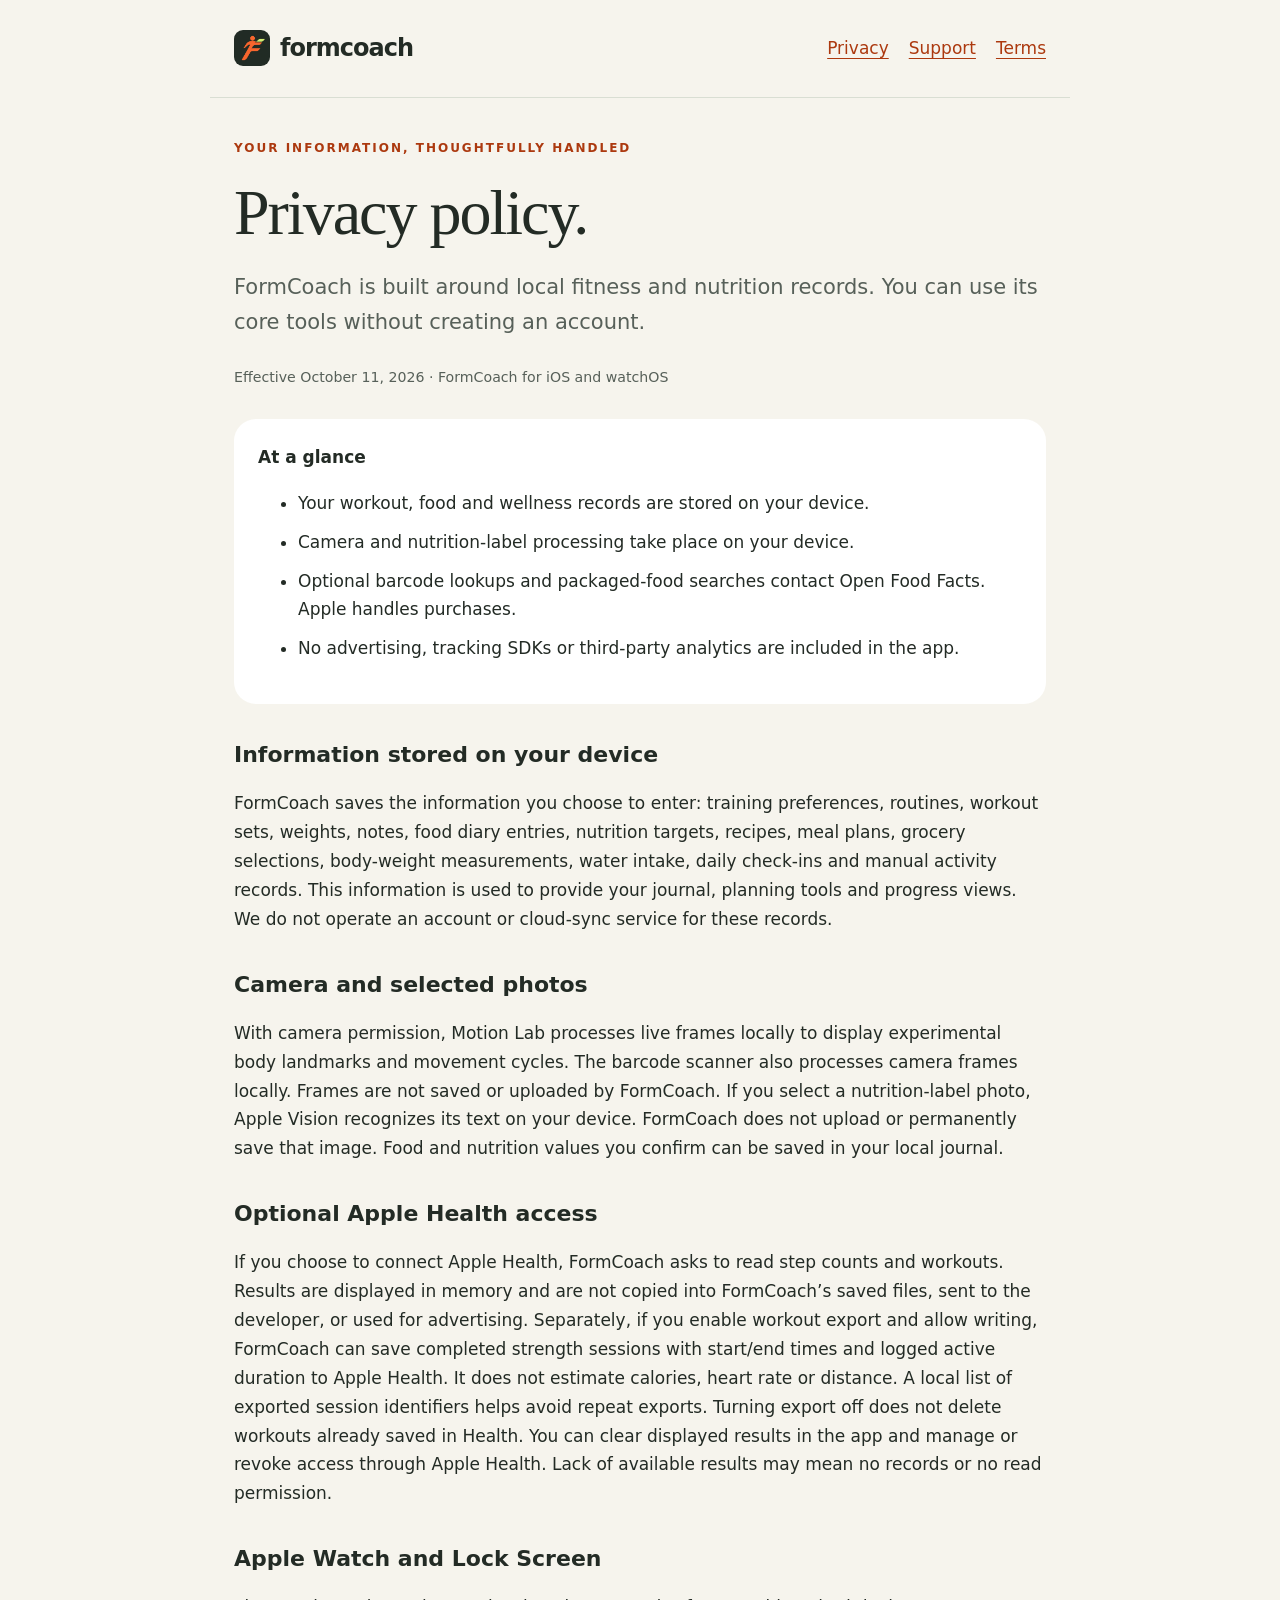
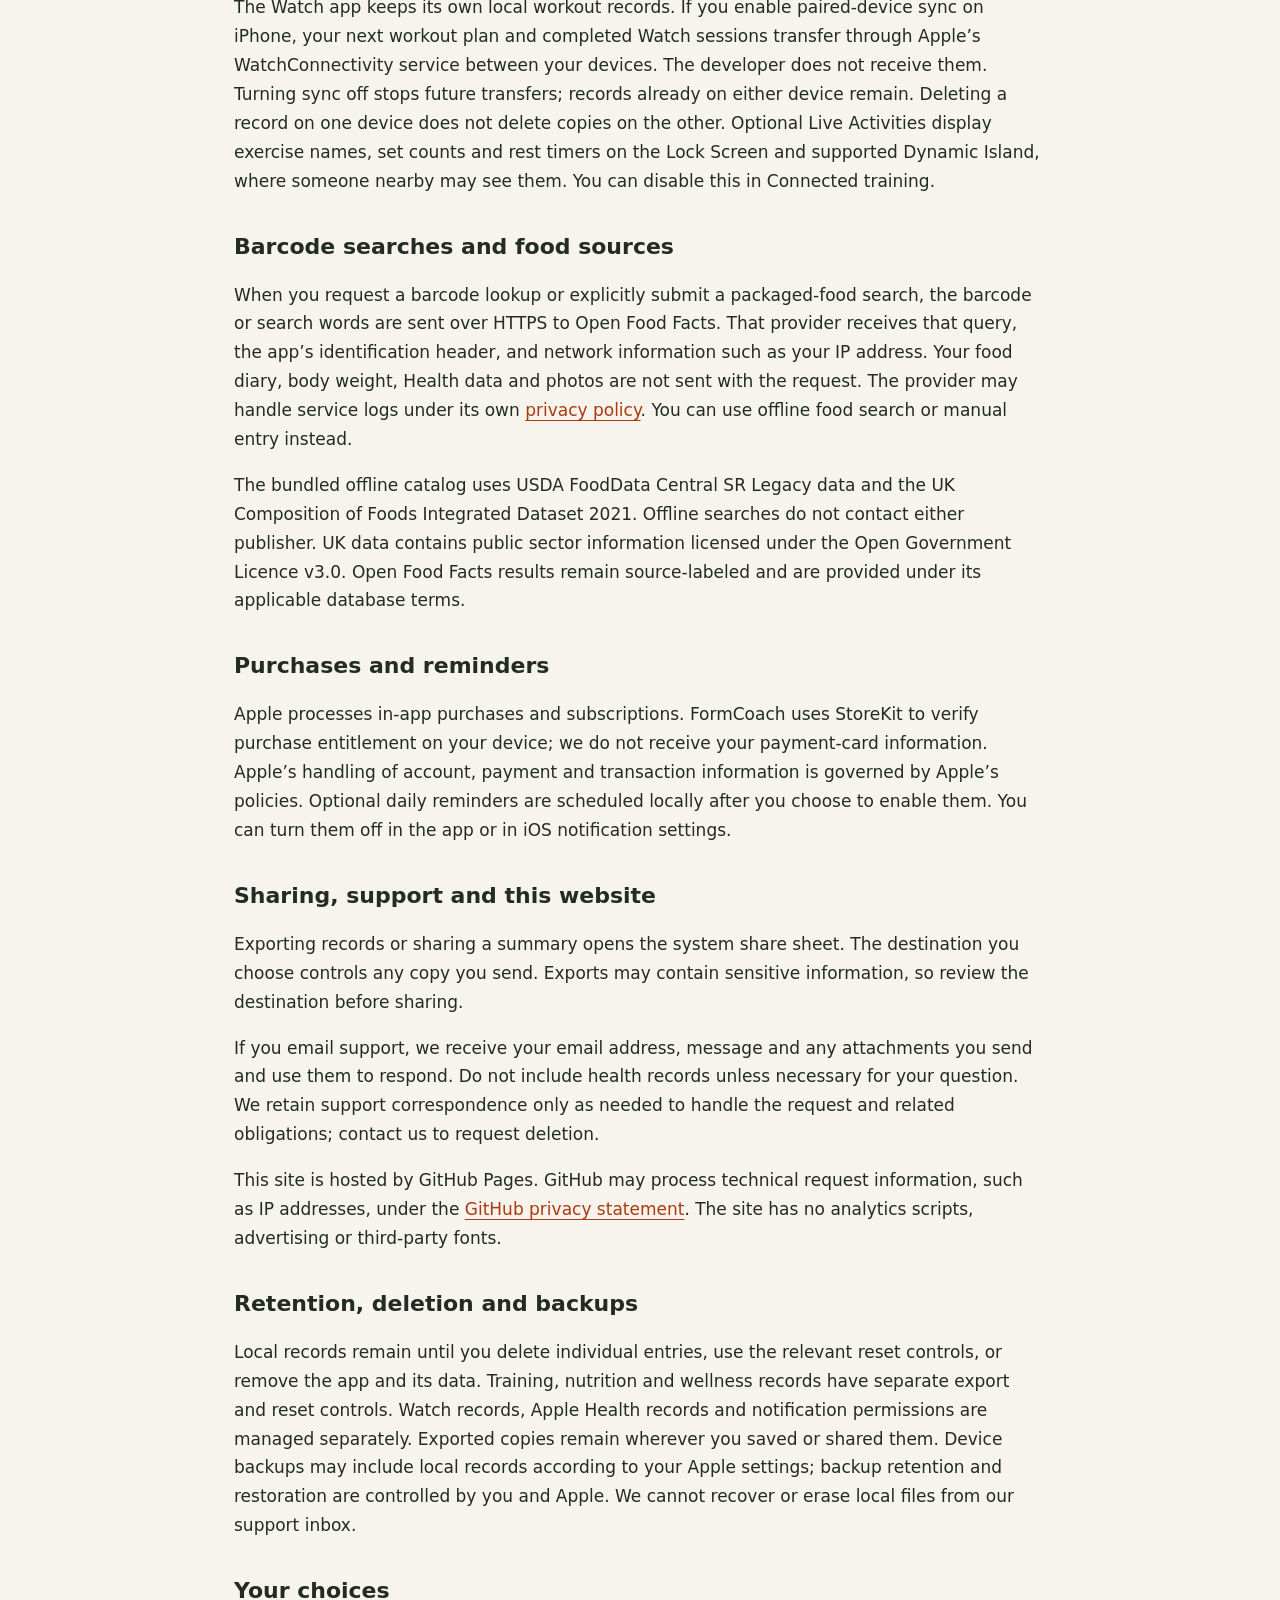
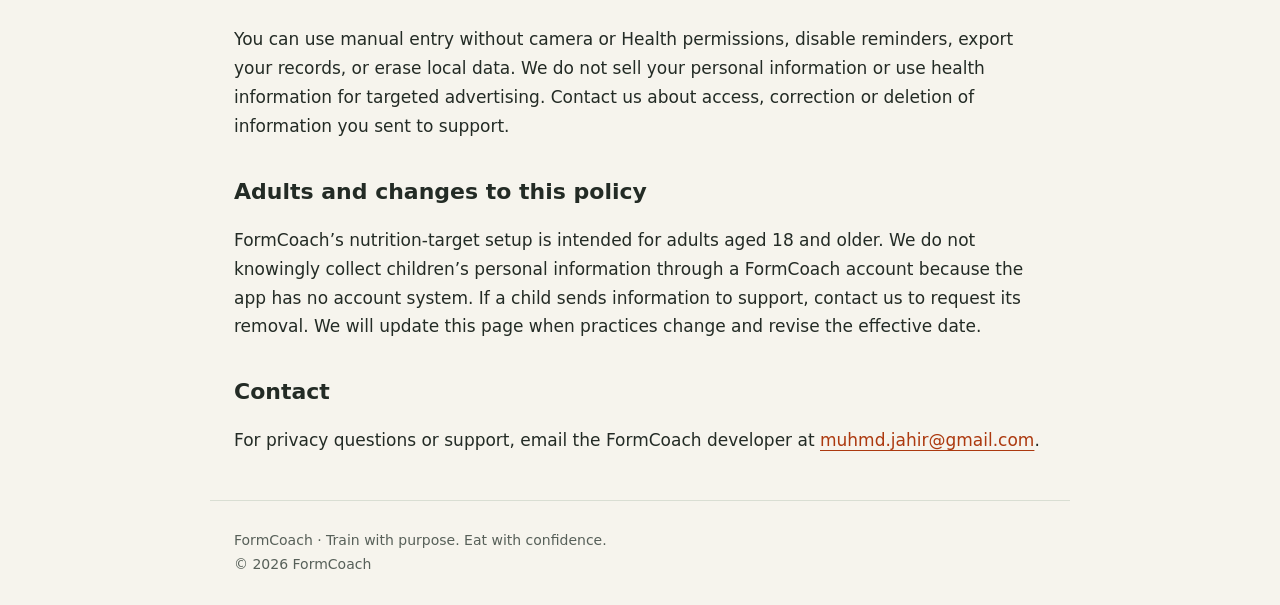
<file: index.html>
<!doctype html><html lang="en"><head><meta charset="utf-8"><meta name="viewport" content="width=device-width,initial-scale=1"><meta name="description" content="FormCoach privacy policy and developer contact."><title>Privacy policy · FormCoach</title><link rel="stylesheet" href="./style.css"><link rel="icon" href="./logo.png"></head><body><header><a class="brand" href="./"><img src="./logo.png" width="36" height="36" alt="">formcoach</a><nav aria-label="Main"><a href="./">Privacy</a><a href="./support/">Support</a><a href="./terms/">Terms</a></nav></header><main><p class="eyebrow">Your information, thoughtfully handled</p><h1>Privacy policy.</h1><p class="intro">FormCoach is built around local fitness and nutrition records. You can use its core tools without creating an account.</p><p><small>Effective October 11, 2026 · FormCoach for iOS and watchOS</small></p>
<div class="card"><strong>At a glance</strong><ul><li>Your workout, food and wellness records are stored on your device.</li><li>Camera and nutrition-label processing take place on your device.</li><li>Optional barcode lookups and packaged-food searches contact Open Food Facts. Apple handles purchases.</li><li>No advertising, tracking SDKs or third-party analytics are included in the app.</li></ul></div>
<h2>Information stored on your device</h2><p>FormCoach saves the information you choose to enter: training preferences, routines, workout sets, weights, notes, food diary entries, nutrition targets, recipes, meal plans, grocery selections, body-weight measurements, water intake, daily check-ins and manual activity records. This information is used to provide your journal, planning tools and progress views. We do not operate an account or cloud-sync service for these records.</p>
<h2>Camera and selected photos</h2><p>With camera permission, Motion Lab processes live frames locally to display experimental body landmarks and movement cycles. The barcode scanner also processes camera frames locally. Frames are not saved or uploaded by FormCoach. If you select a nutrition-label photo, Apple Vision recognizes its text on your device. FormCoach does not upload or permanently save that image. Food and nutrition values you confirm can be saved in your local journal.</p>
<h2>Optional Apple Health access</h2><p>If you choose to connect Apple Health, FormCoach asks to read step counts and workouts. Results are displayed in memory and are not copied into FormCoach’s saved files, sent to the developer, or used for advertising. Separately, if you enable workout export and allow writing, FormCoach can save completed strength sessions with start/end times and logged active duration to Apple Health. It does not estimate calories, heart rate or distance. A local list of exported session identifiers helps avoid repeat exports. Turning export off does not delete workouts already saved in Health. You can clear displayed results in the app and manage or revoke access through Apple Health. Lack of available results may mean no records or no read permission.</p>
<h2>Apple Watch and Lock Screen</h2><p>The Watch app keeps its own local workout records. If you enable paired-device sync on iPhone, your next workout plan and completed Watch sessions transfer through Apple’s WatchConnectivity service between your devices. The developer does not receive them. Turning sync off stops future transfers; records already on either device remain. Deleting a record on one device does not delete copies on the other. Optional Live Activities display exercise names, set counts and rest timers on the Lock Screen and supported Dynamic Island, where someone nearby may see them. You can disable this in Connected training.</p>
<h2>Barcode searches and food sources</h2><p>When you request a barcode lookup or explicitly submit a packaged-food search, the barcode or search words are sent over HTTPS to Open Food Facts. That provider receives that query, the app’s identification header, and network information such as your IP address. Your food diary, body weight, Health data and photos are not sent with the request. The provider may handle service logs under its own <a href="https://world.openfoodfacts.org/privacy">privacy policy</a>. You can use offline food search or manual entry instead.</p><p>The bundled offline catalog uses USDA FoodData Central SR Legacy data and the UK Composition of Foods Integrated Dataset 2021. Offline searches do not contact either publisher. UK data contains public sector information licensed under the Open Government Licence v3.0. Open Food Facts results remain source-labeled and are provided under its applicable database terms.</p>
<h2>Purchases and reminders</h2><p>Apple processes in-app purchases and subscriptions. FormCoach uses StoreKit to verify purchase entitlement on your device; we do not receive your payment-card information. Apple’s handling of account, payment and transaction information is governed by Apple’s policies. Optional daily reminders are scheduled locally after you choose to enable them. You can turn them off in the app or in iOS notification settings.</p>
<h2>Sharing, support and this website</h2><p>Exporting records or sharing a summary opens the system share sheet. The destination you choose controls any copy you send. Exports may contain sensitive information, so review the destination before sharing.</p><p>If you email support, we receive your email address, message and any attachments you send and use them to respond. Do not include health records unless necessary for your question. We retain support correspondence only as needed to handle the request and related obligations; contact us to request deletion.</p><p>This site is hosted by GitHub Pages. GitHub may process technical request information, such as IP addresses, under the <a href="https://docs.github.com/en/site-policy/privacy-policies/github-general-privacy-statement">GitHub privacy statement</a>. The site has no analytics scripts, advertising or third-party fonts.</p>
<h2>Retention, deletion and backups</h2><p>Local records remain until you delete individual entries, use the relevant reset controls, or remove the app and its data. Training, nutrition and wellness records have separate export and reset controls. Watch records, Apple Health records and notification permissions are managed separately. Exported copies remain wherever you saved or shared them. Device backups may include local records according to your Apple settings; backup retention and restoration are controlled by you and Apple. We cannot recover or erase local files from our support inbox.</p>
<h2>Your choices</h2><p>You can use manual entry without camera or Health permissions, disable reminders, export your records, or erase local data. We do not sell your personal information or use health information for targeted advertising. Contact us about access, correction or deletion of information you sent to support.</p>
<h2>Adults and changes to this policy</h2><p>FormCoach’s nutrition-target setup is intended for adults aged 18 and older. We do not knowingly collect children’s personal information through a FormCoach account because the app has no account system. If a child sends information to support, contact us to request its removal. We will update this page when practices change and revise the effective date.</p>
<h2>Contact</h2><p>For privacy questions or support, email the FormCoach developer at <a href="mailto:muhmd.jahir@gmail.com">muhmd.jahir@gmail.com</a>.</p></main><footer>FormCoach · Train with purpose. Eat with confidence.<br>© 2026 FormCoach</footer></body></html>
</file>
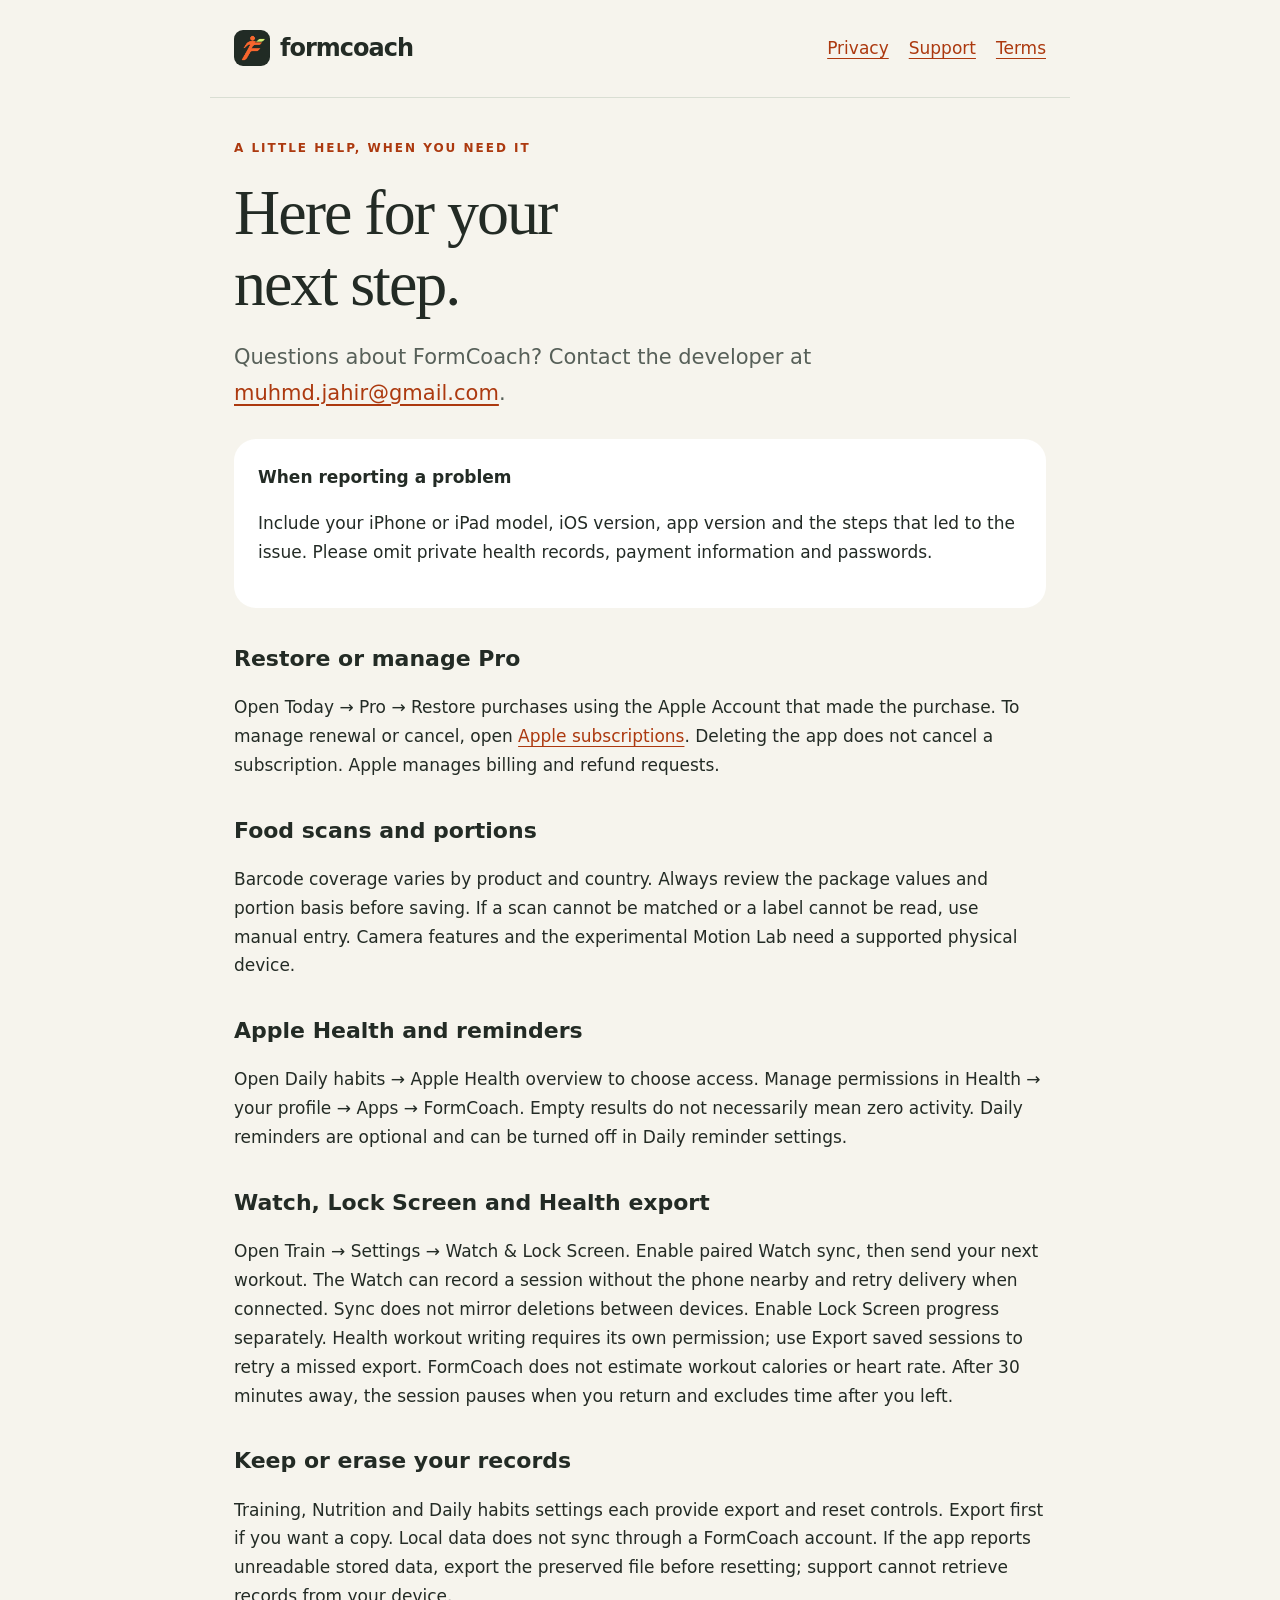
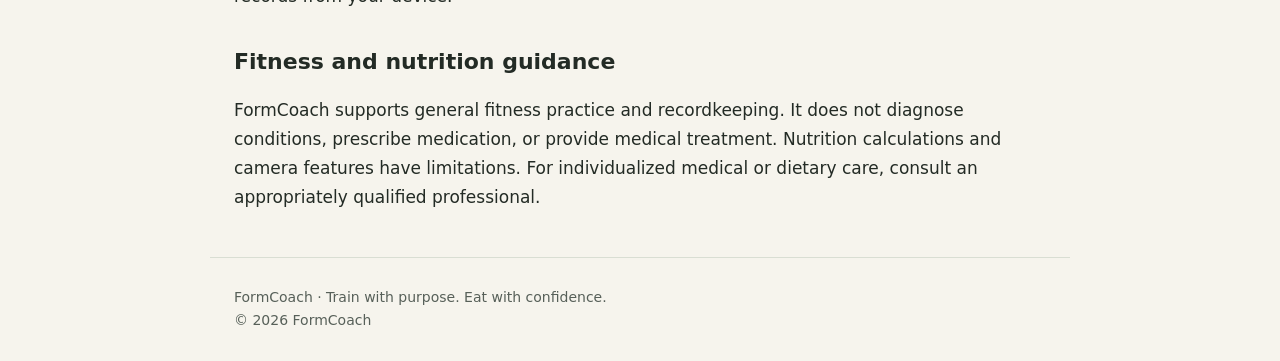
<file: support/index.html>
<!doctype html><html lang="en"><head><meta charset="utf-8"><meta name="viewport" content="width=device-width,initial-scale=1"><meta name="description" content="FormCoach support and developer contact."><title>Support · FormCoach</title><link rel="stylesheet" href="../style.css"><link rel="icon" href="../logo.png"></head><body><header><a class="brand" href="../"><img src="../logo.png" width="36" height="36" alt="">formcoach</a><nav aria-label="Main"><a href="../">Privacy</a><a href="../support/">Support</a><a href="../terms/">Terms</a></nav></header><main><p class="eyebrow">A little help, when you need it</p><h1>Here for your<br>next step.</h1><p class="intro">Questions about FormCoach? Contact the developer at <a href="mailto:muhmd.jahir@gmail.com">muhmd.jahir@gmail.com</a>.</p><div class="card"><strong>When reporting a problem</strong><p>Include your iPhone or iPad model, iOS version, app version and the steps that led to the issue. Please omit private health records, payment information and passwords.</p></div>
<h2>Restore or manage Pro</h2><p>Open Today → Pro → Restore purchases using the Apple Account that made the purchase. To manage renewal or cancel, open <a href="https://apps.apple.com/account/subscriptions">Apple subscriptions</a>. Deleting the app does not cancel a subscription. Apple manages billing and refund requests.</p>
<h2>Food scans and portions</h2><p>Barcode coverage varies by product and country. Always review the package values and portion basis before saving. If a scan cannot be matched or a label cannot be read, use manual entry. Camera features and the experimental Motion Lab need a supported physical device.</p>
<h2>Apple Health and reminders</h2><p>Open Daily habits → Apple Health overview to choose access. Manage permissions in Health → your profile → Apps → FormCoach. Empty results do not necessarily mean zero activity. Daily reminders are optional and can be turned off in Daily reminder settings.</p>
<h2>Watch, Lock Screen and Health export</h2><p>Open Train → Settings → Watch &amp; Lock Screen. Enable paired Watch sync, then send your next workout. The Watch can record a session without the phone nearby and retry delivery when connected. Sync does not mirror deletions between devices. Enable Lock Screen progress separately. Health workout writing requires its own permission; use Export saved sessions to retry a missed export. FormCoach does not estimate workout calories or heart rate. After 30 minutes away, the session pauses when you return and excludes time after you left.</p>
<h2>Keep or erase your records</h2><p>Training, Nutrition and Daily habits settings each provide export and reset controls. Export first if you want a copy. Local data does not sync through a FormCoach account. If the app reports unreadable stored data, export the preserved file before resetting; support cannot retrieve records from your device.</p>
<h2>Fitness and nutrition guidance</h2><p>FormCoach supports general fitness practice and recordkeeping. It does not diagnose conditions, prescribe medication, or provide medical treatment. Nutrition calculations and camera features have limitations. For individualized medical or dietary care, consult an appropriately qualified professional.</p></main><footer>FormCoach · Train with purpose. Eat with confidence.<br>© 2026 FormCoach</footer></body></html>
</file>
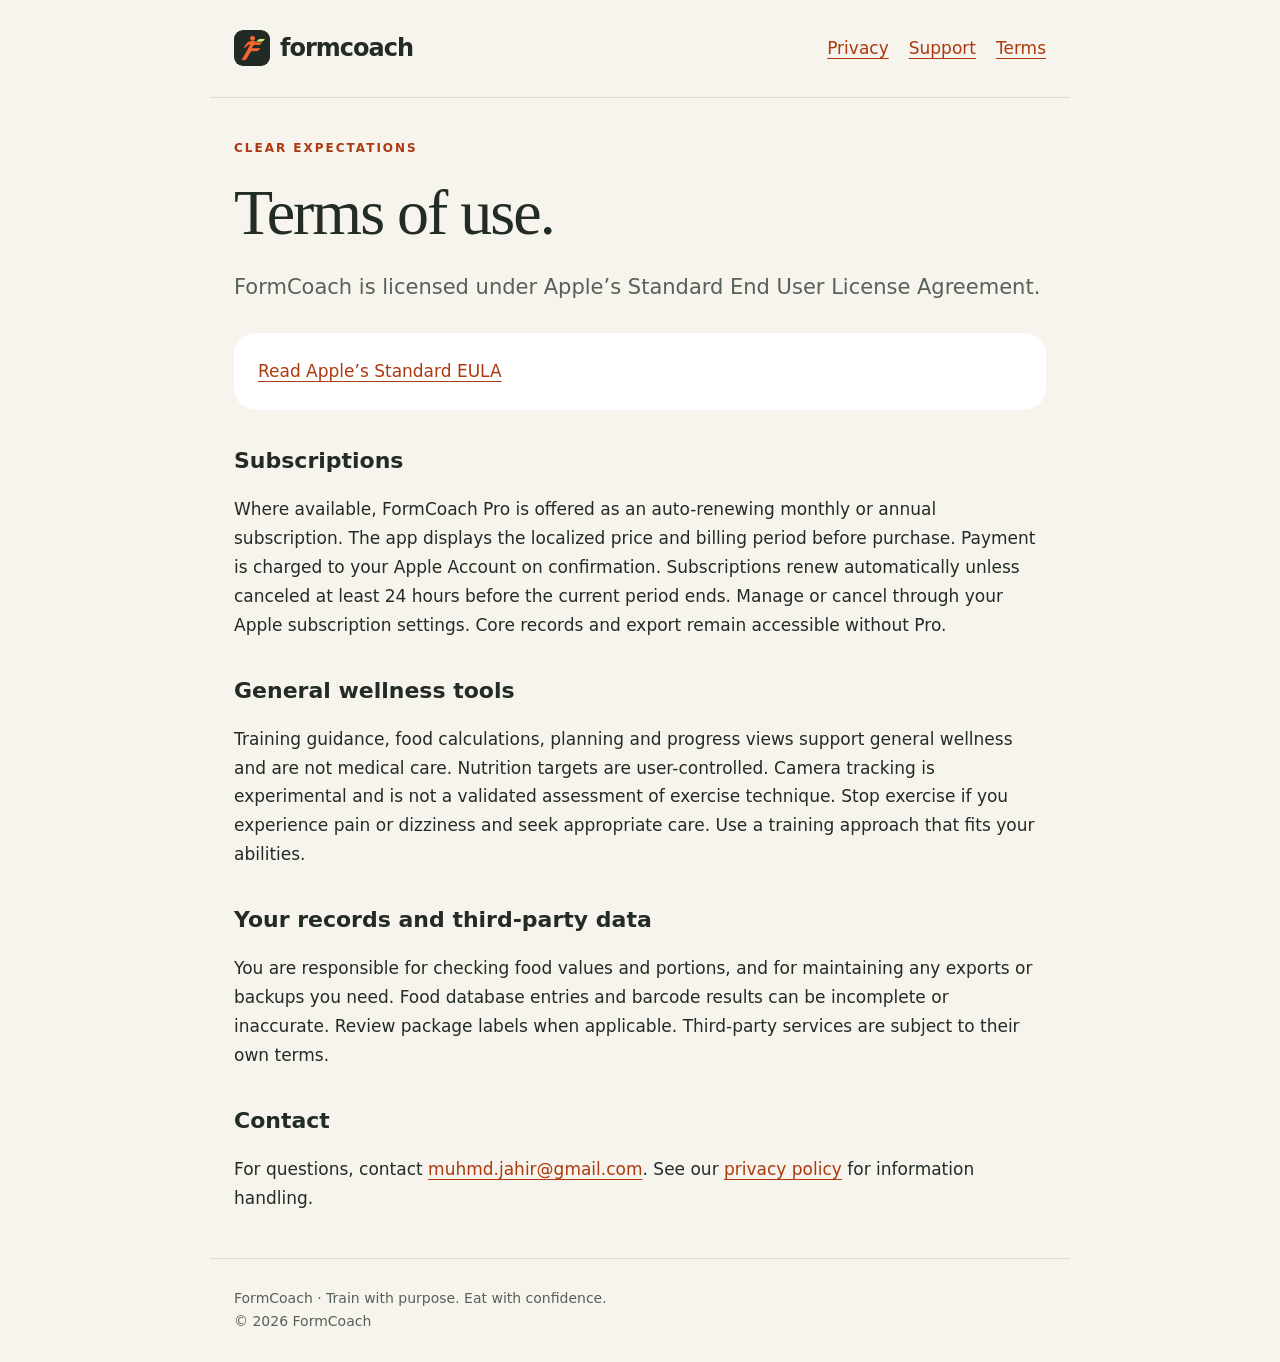
<file: terms/index.html>
<!doctype html><html lang="en"><head><meta charset="utf-8"><meta name="viewport" content="width=device-width,initial-scale=1"><meta name="description" content="FormCoach terms of use and developer contact."><title>Terms of use · FormCoach</title><link rel="stylesheet" href="../style.css"><link rel="icon" href="../logo.png"></head><body><header><a class="brand" href="../"><img src="../logo.png" width="36" height="36" alt="">formcoach</a><nav aria-label="Main"><a href="../">Privacy</a><a href="../support/">Support</a><a href="../terms/">Terms</a></nav></header><main><p class="eyebrow">Clear expectations</p><h1>Terms of use.</h1><p class="intro">FormCoach is licensed under Apple’s Standard End User License Agreement.</p><div class="card"><a href="https://www.apple.com/legal/internet-services/itunes/dev/stdeula/">Read Apple’s Standard EULA</a></div><h2>Subscriptions</h2><p>Where available, FormCoach Pro is offered as an auto-renewing monthly or annual subscription. The app displays the localized price and billing period before purchase. Payment is charged to your Apple Account on confirmation. Subscriptions renew automatically unless canceled at least 24 hours before the current period ends. Manage or cancel through your Apple subscription settings. Core records and export remain accessible without Pro.</p><h2>General wellness tools</h2><p>Training guidance, food calculations, planning and progress views support general wellness and are not medical care. Nutrition targets are user-controlled. Camera tracking is experimental and is not a validated assessment of exercise technique. Stop exercise if you experience pain or dizziness and seek appropriate care. Use a training approach that fits your abilities.</p><h2>Your records and third-party data</h2><p>You are responsible for checking food values and portions, and for maintaining any exports or backups you need. Food database entries and barcode results can be incomplete or inaccurate. Review package labels when applicable. Third-party services are subject to their own terms.</p><h2>Contact</h2><p>For questions, contact <a href="mailto:muhmd.jahir@gmail.com">muhmd.jahir@gmail.com</a>. See our <a href="../">privacy policy</a> for information handling.</p></main><footer>FormCoach · Train with purpose. Eat with confidence.<br>© 2026 FormCoach</footer></body></html>
</file>
<file: style.css>
:root{color-scheme:light dark;--paper:#f6f4ed;--card:#fff;--ink:#232b25;--muted:#576059;--accent:#ac390f;--line:#d9ded3}*{box-sizing:border-box}body{margin:0;background:var(--paper);color:var(--ink);font:17px/1.7 system-ui,-apple-system,sans-serif}header,main,footer{max-width:860px;margin:auto;padding:28px 24px}header{display:flex;align-items:center;justify-content:space-between;gap:24px;border-bottom:1px solid var(--line)}.brand{font-weight:750;font-size:24px;color:var(--ink);text-decoration:none;letter-spacing:-1px}nav{display:flex;gap:20px;flex-wrap:wrap}a{color:var(--accent);text-underline-offset:4px}a:focus-visible{outline:3px solid var(--accent);outline-offset:5px}h1{font:clamp(40px,8vw,64px)/1.1 Georgia,serif;letter-spacing:-2px;margin:20px 0}h2{font-size:22px;margin-top:36px;line-height:1.4}.intro{font-size:21px;color:var(--muted)}.eyebrow{font-size:12px;text-transform:uppercase;letter-spacing:2px;font-weight:700;color:var(--accent)}.card{background:var(--card);padding:24px;border-radius:22px;margin:28px 0}li{margin-bottom:10px}footer{border-top:1px solid var(--line);color:var(--muted);font-size:14px}small{color:var(--muted)}@media(max-width:540px){header{align-items:flex-start;flex-direction:column;gap:12px}nav{gap:16px}main{padding-top:18px}.card{padding:20px}}@media(prefers-color-scheme:dark){:root{--paper:#171d19;--card:#222c24;--ink:#f2f1e9;--muted:#b5c1b6;--accent:#ffac85;--line:#3c4940}}

.brand{display:flex;align-items:center;gap:10px}.brand img{border-radius:9px}
</file>
